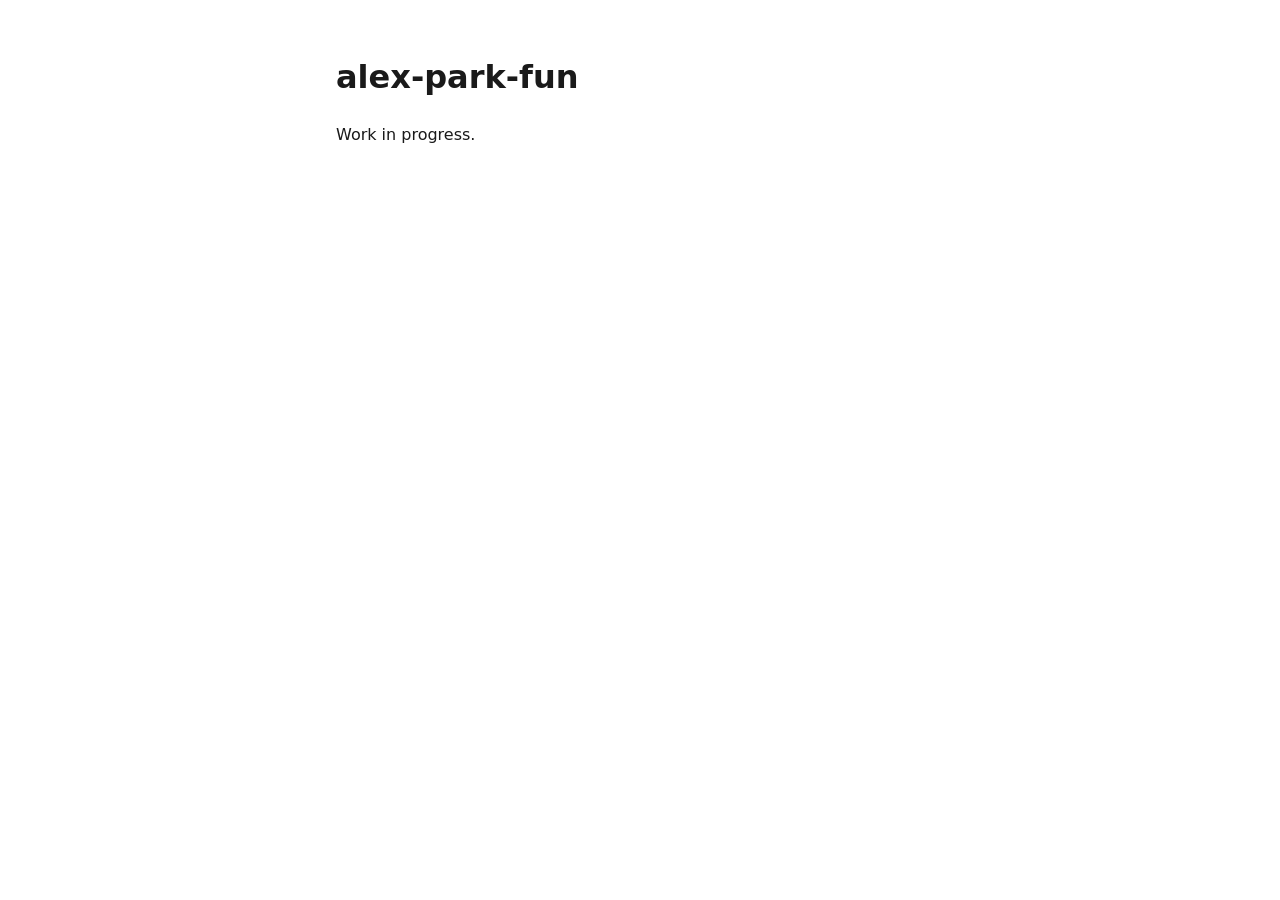
<file: index.html>
<!doctype html>
<html lang="en">
<head>
  <meta charset="utf-8">
  <meta name="viewport" content="width=device-width, initial-scale=1">
  <title>alex-park-fun</title>
  <!-- Use relative paths only. The site runs at /alex-park-fun/ and at /alex-park-fun/preview/<branch>/. -->
  <link rel="stylesheet" href="style.css">
  <script type="module" src="main.js"></script>
</head>
<body>
  <main>
    <h1>alex-park-fun</h1>
    <p>Work in progress.</p>
    <p id="status"></p>
  </main>
</body>
</html>
</file>
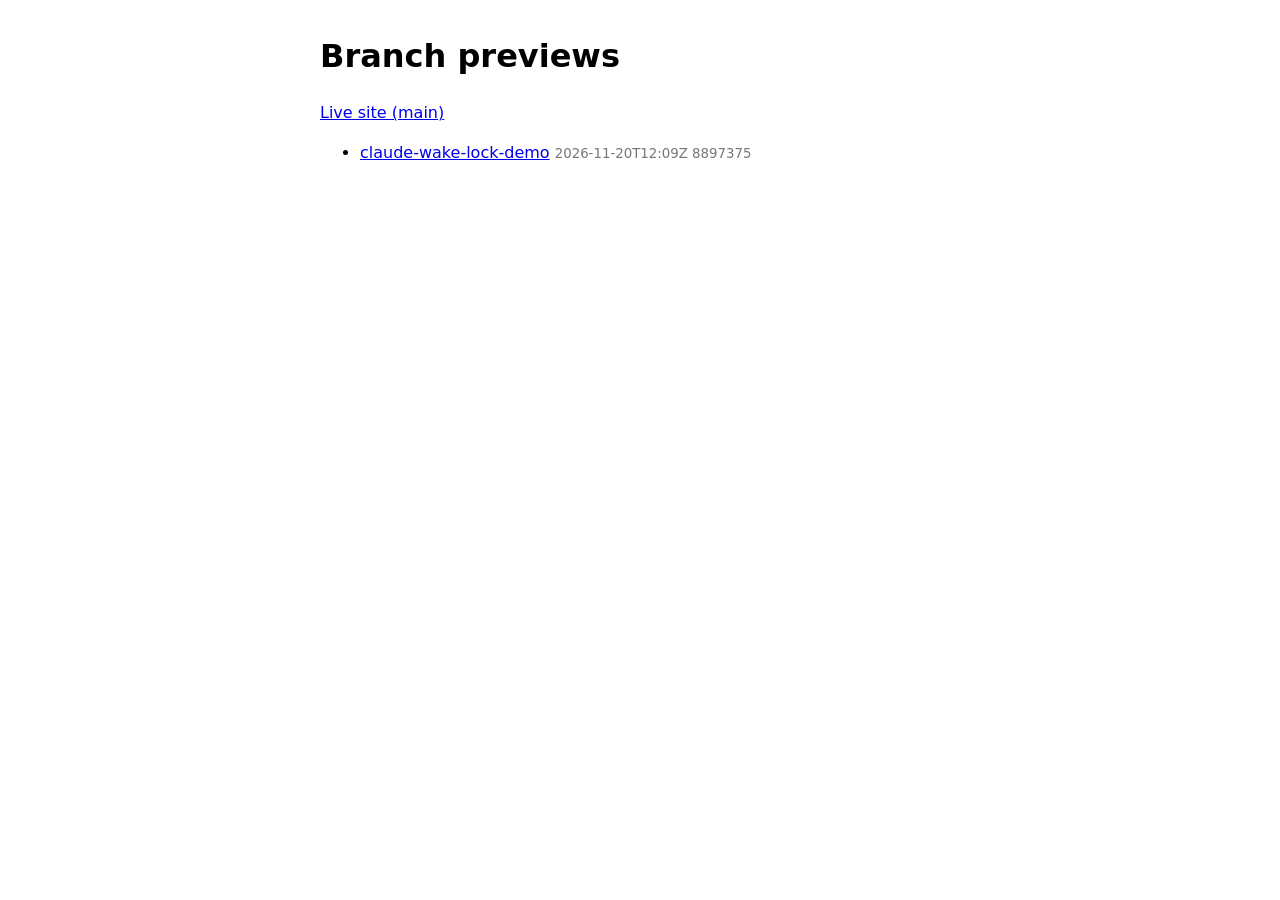
<file: preview/index.html>
<!doctype html><meta charset="utf-8">
<meta name="viewport" content="width=device-width, initial-scale=1">
<title>Previews</title>
<style>body{font:16px/1.5 system-ui,sans-serif;max-width:40rem;margin:2rem auto;padding:0 16px}li{margin:.5rem 0}small{color:#777}</style>
<h1>Branch previews</h1><p><a href="../">Live site (main)</a></p><ul>
<li><a href="./claude-wake-lock-demo/">claude-wake-lock-demo</a> <small>2026-11-20T12:09Z 8897375</small></li>
</ul>
</file>
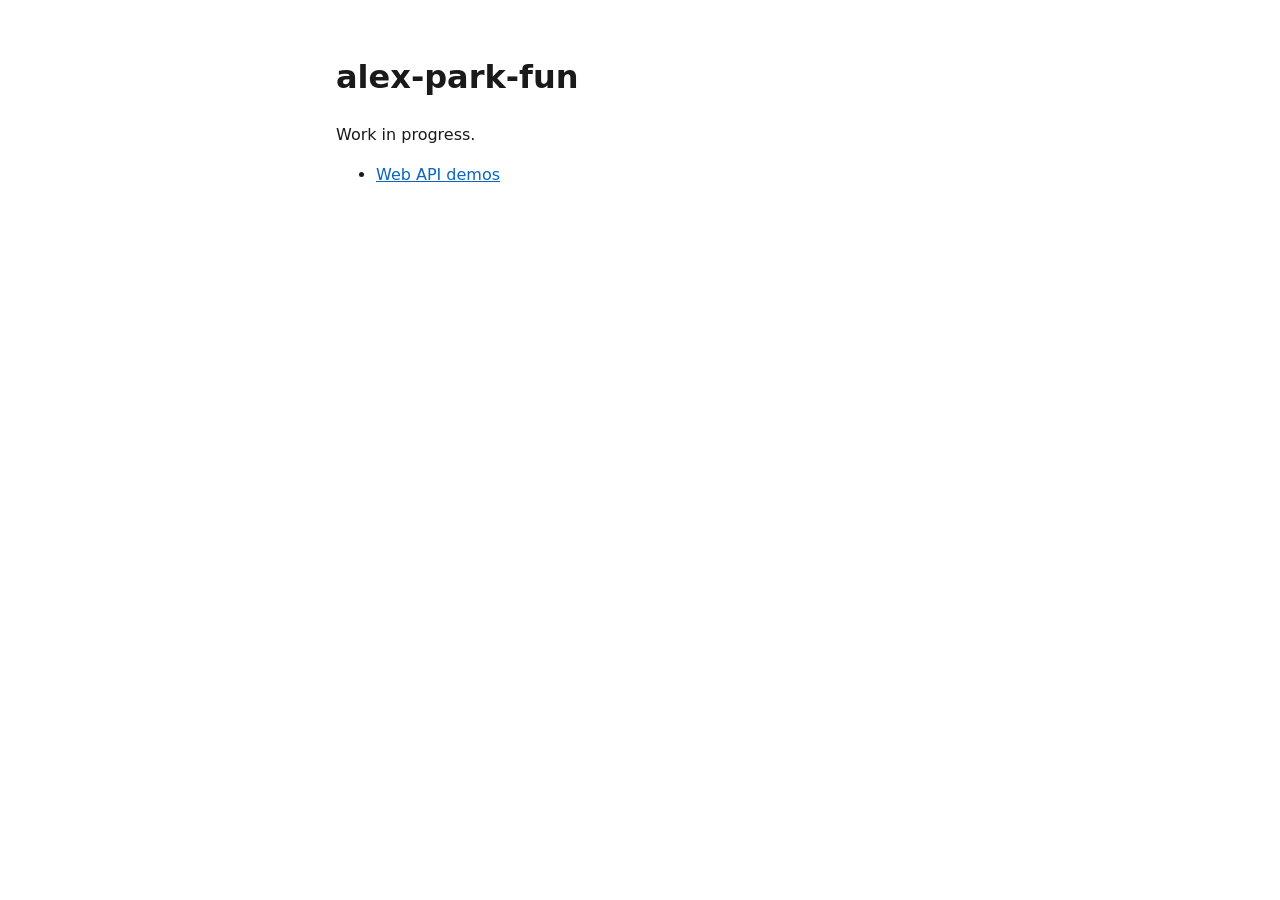
<file: site/index.html>
<!doctype html>
<html lang="en">
<head>
  <meta charset="utf-8">
  <meta name="viewport" content="width=device-width, initial-scale=1">
  <title>alex-park-fun</title>
  <!-- Use relative paths only. The site runs at /alex-park-fun/ and at /alex-park-fun/preview/<branch>/. -->
  <link rel="stylesheet" href="style.css">
  <script type="module" src="main.js"></script>
</head>
<body>
  <main>
    <h1>alex-park-fun</h1>
    <p>Work in progress.</p>
    <ul>
      <li><a href="web-apis/">Web API demos</a></li>
    </ul>
    <p id="status"></p>
  </main>
</body>
</html>
</file>
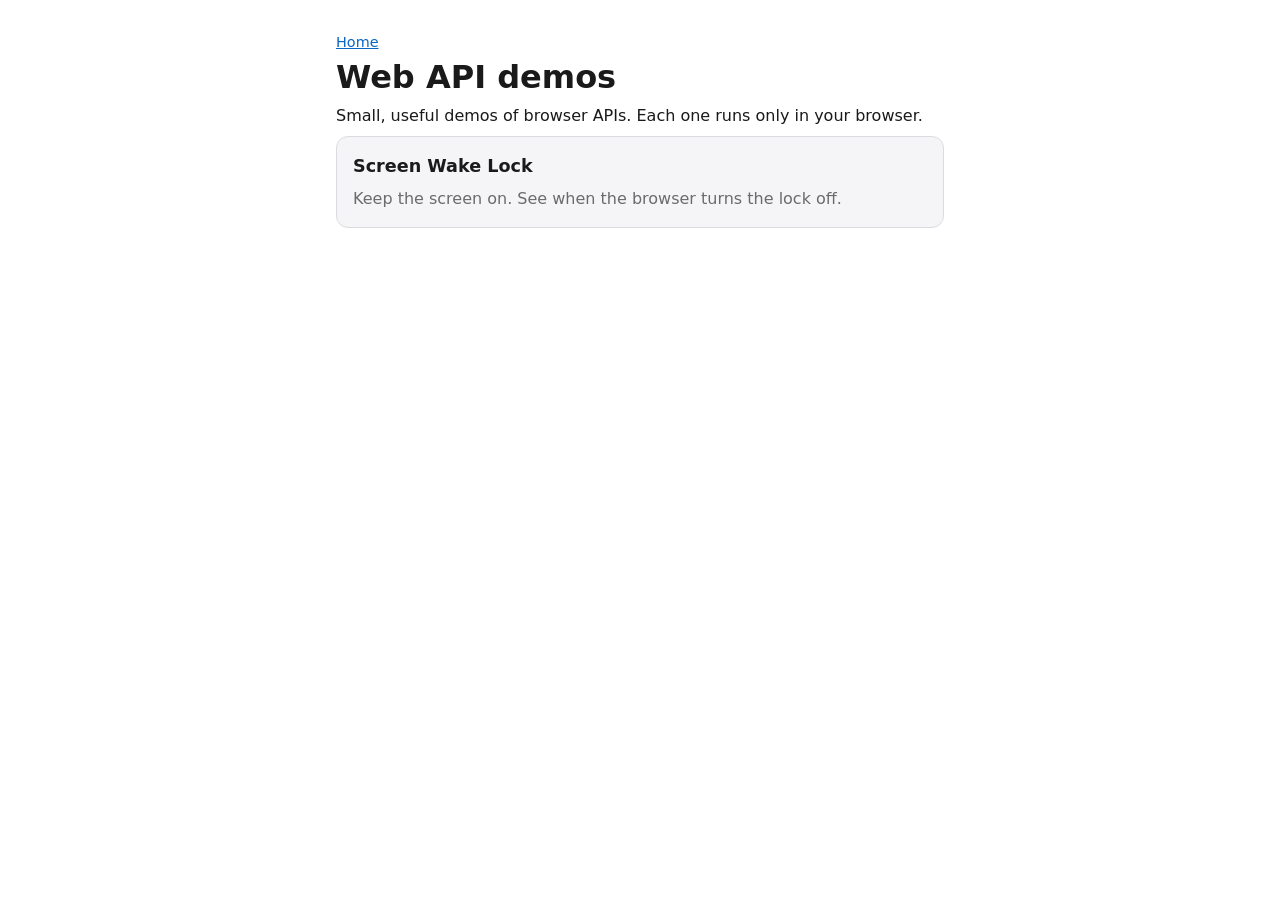
<file: site/web-apis/index.html>
<!doctype html>
<html lang="en">
<head>
  <meta charset="utf-8">
  <meta name="viewport" content="width=device-width, initial-scale=1">
  <title>Web API demos</title>
  <link rel="stylesheet" href="../style.css">
  <link rel="stylesheet" href="demo.css">
</head>
<body>
  <main>
    <nav class="crumbs"><a href="../">Home</a></nav>
    <h1>Web API demos</h1>
    <p class="lede">Small, useful demos of browser APIs. Each one runs only in your browser.</p>
    <ul class="demo-list">
      <li class="card">
        <a href="wake-lock/">
          <h2>Screen Wake Lock</h2>
          <p>Keep the screen on. See when the browser turns the lock off.</p>
        </a>
      </li>
    </ul>
  </main>
</body>
</html>
</file>
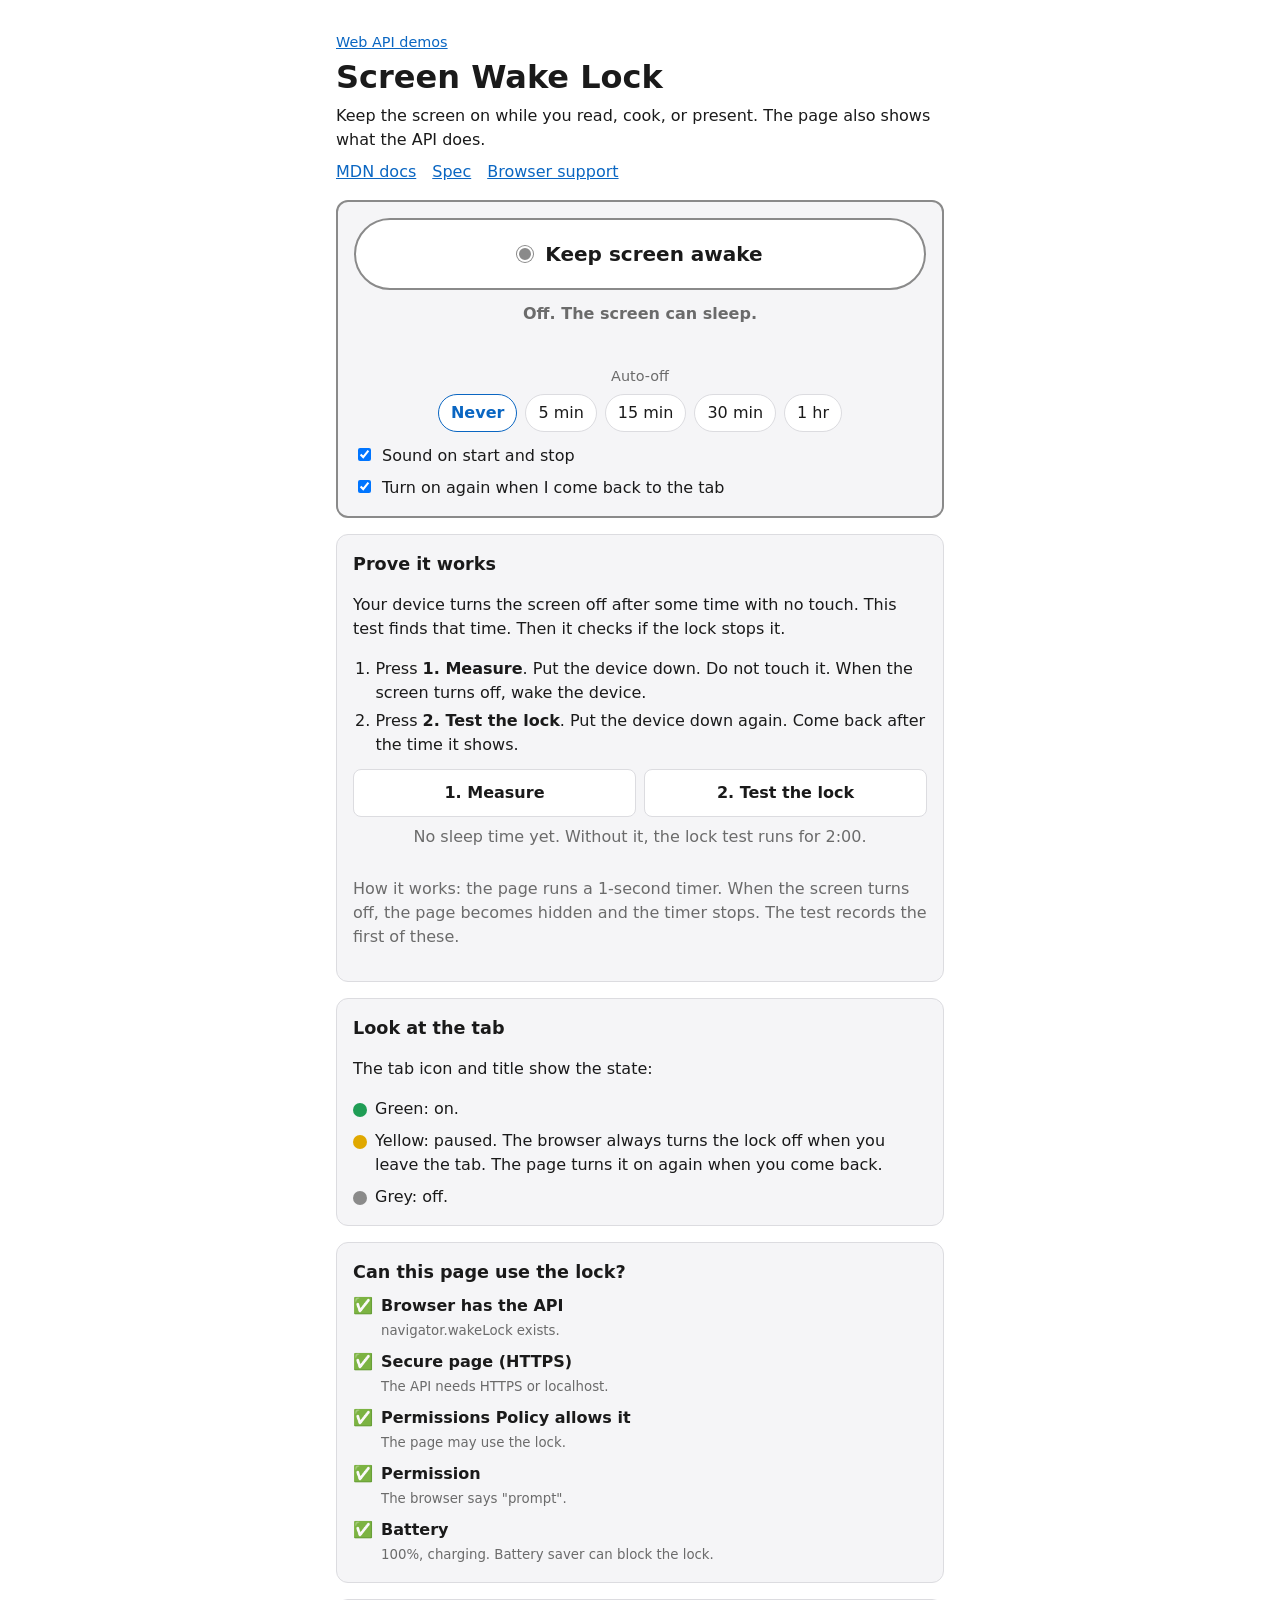
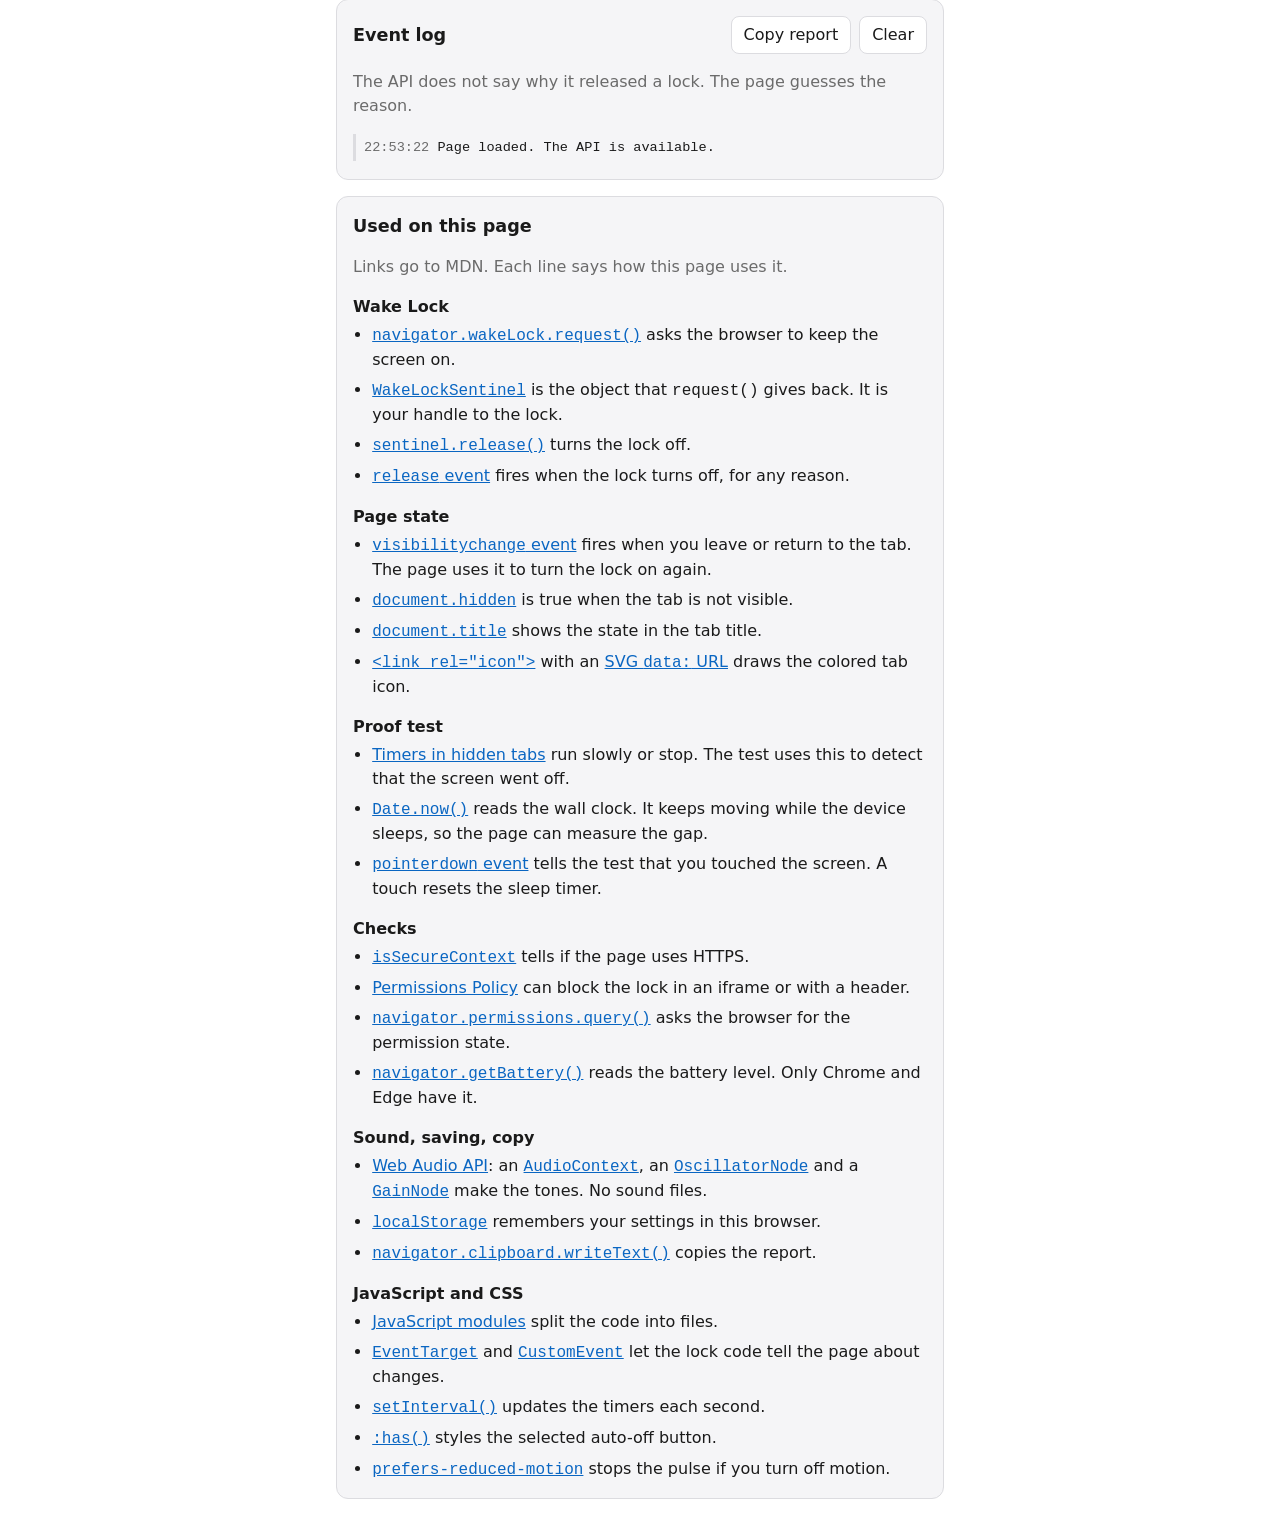
<file: site/web-apis/wake-lock/index.html>
<!doctype html>
<html lang="en">
<head>
  <meta charset="utf-8">
  <meta name="viewport" content="width=device-width, initial-scale=1">
  <title>Wake Lock demo</title>
  <meta name="description" content="Keep your screen awake, and see how the Screen Wake Lock API works.">
  <link id="favicon" rel="icon" href="data:,">
  <link rel="stylesheet" href="../../style.css">
  <link rel="stylesheet" href="../demo.css">
  <link rel="stylesheet" href="wake-lock.css">
  <script type="module" src="app.js"></script>
</head>
<body data-state="off">
  <main>
    <nav class="crumbs"><a href="../">Web API demos</a></nav>
    <h1>Screen Wake Lock</h1>
    <p class="lede">Keep the screen on while you read, cook, or present. The page also shows what the API does.</p>
    <p class="links">
      <a href="https://developer.mozilla.org/en-US/docs/Web/API/Screen_Wake_Lock_API">MDN docs</a>
      <a href="https://w3c.github.io/screen-wake-lock/">Spec</a>
      <a href="https://developer.mozilla.org/en-US/docs/Web/API/Screen_Wake_Lock_API#browser_compatibility">Browser support</a>
    </p>

    <section class="card control" aria-labelledby="control-h">
      <h2 id="control-h" class="sr-only">Control</h2>
      <button id="toggle" class="big" type="button" aria-pressed="false">
        <span class="dot" aria-hidden="true"></span>
        <span id="toggle-label">Keep screen awake</span>
      </button>
      <p id="status" class="status" role="status" aria-live="polite"></p>
      <p class="timers"><span id="held"></span> <span id="left"></span></p>

      <fieldset class="chips">
        <legend>Auto-off</legend>
        <label><input type="radio" name="minutes" value="0" checked> Never</label>
        <label><input type="radio" name="minutes" value="5"> 5 min</label>
        <label><input type="radio" name="minutes" value="15"> 15 min</label>
        <label><input type="radio" name="minutes" value="30"> 30 min</label>
        <label><input type="radio" name="minutes" value="60"> 1 hr</label>
      </fieldset>

      <div class="switches">
        <label><input type="checkbox" id="sound" checked> Sound on start and stop</label>
        <label><input type="checkbox" id="reacquire" checked> Turn on again when I come back to the tab</label>
      </div>
    </section>

    <section class="card" aria-labelledby="proof-h">
      <h2 id="proof-h">Prove it works</h2>
      <p>Your device turns the screen off after some time with no touch. This test finds that time. Then it checks if the lock stops it.</p>
      <ol class="steps">
        <li>Press <b>1. Measure</b>. Put the device down. Do not touch it. When the screen turns off, wake the device.</li>
        <li>Press <b>2. Test the lock</b>. Put the device down again. Come back after the time it shows.</li>
      </ol>
      <div class="proof-buttons">
        <button id="proof-measure" type="button">1. Measure</button>
        <button id="proof-test" type="button">2. Test the lock</button>
      </div>
      <p id="proof-sleep" class="hint proof-sleep"></p>
      <p id="proof-status" class="status" role="status" aria-live="polite"></p>
      <button id="proof-cancel" type="button" hidden>Cancel test</button>
      <ol id="proof-results" class="proof-results"></ol>
      <p class="hint">How it works: the page runs a 1-second timer. When the screen turns off, the page becomes hidden and the timer stops. The test records the first of these.</p>
    </section>

    <section class="card" aria-labelledby="tab-h">
      <h2 id="tab-h">Look at the tab</h2>
      <p>The tab icon and title show the state:</p>
      <ul class="legend">
        <li><span class="swatch on"></span> Green: on.</li>
        <li><span class="swatch paused"></span> Yellow: paused. The browser always turns the lock off when you leave the tab. The page turns it on again when you come back.</li>
        <li><span class="swatch off"></span> Grey: off.</li>
      </ul>
    </section>

    <section class="card" aria-labelledby="checks-h">
      <h2 id="checks-h">Can this page use the lock?</h2>
      <ul id="checks" class="checks"><li>Checking…</li></ul>
    </section>

    <section class="card" aria-labelledby="log-h">
      <div class="row">
        <h2 id="log-h">Event log</h2>
        <span class="tools">
          <button id="copy" type="button">Copy report</button>
          <button id="clear" type="button">Clear</button>
        </span>
      </div>
      <p class="hint">The API does not say why it released a lock. The page guesses the reason.</p>
      <ol id="log" class="log"></ol>
    </section>

    <section class="card" aria-labelledby="used-h">
      <h2 id="used-h">Used on this page</h2>
      <p class="hint">Links go to MDN. Each line says how this page uses it.</p>

      <h3>Wake Lock</h3>
      <ul class="used">
        <li><a href="https://developer.mozilla.org/en-US/docs/Web/API/WakeLock/request"><code>navigator.wakeLock.request()</code></a> asks the browser to keep the screen on.</li>
        <li><a href="https://developer.mozilla.org/en-US/docs/Web/API/WakeLockSentinel"><code>WakeLockSentinel</code></a> is the object that <code>request()</code> gives back. It is your handle to the lock.</li>
        <li><a href="https://developer.mozilla.org/en-US/docs/Web/API/WakeLockSentinel/release"><code>sentinel.release()</code></a> turns the lock off.</li>
        <li><a href="https://developer.mozilla.org/en-US/docs/Web/API/WakeLockSentinel/release_event"><code>release</code> event</a> fires when the lock turns off, for any reason.</li>
      </ul>

      <h3>Page state</h3>
      <ul class="used">
        <li><a href="https://developer.mozilla.org/en-US/docs/Web/API/Document/visibilitychange_event"><code>visibilitychange</code> event</a> fires when you leave or return to the tab. The page uses it to turn the lock on again.</li>
        <li><a href="https://developer.mozilla.org/en-US/docs/Web/API/Document/hidden"><code>document.hidden</code></a> is true when the tab is not visible.</li>
        <li><a href="https://developer.mozilla.org/en-US/docs/Web/API/Document/title"><code>document.title</code></a> shows the state in the tab title.</li>
        <li><a href="https://developer.mozilla.org/en-US/docs/Web/HTML/Reference/Attributes/rel#icon"><code>&lt;link rel="icon"&gt;</code></a> with an <a href="https://developer.mozilla.org/en-US/docs/Web/URI/Reference/Schemes/data">SVG <code>data:</code> URL</a> draws the colored tab icon.</li>
      </ul>

      <h3>Proof test</h3>
      <ul class="used">
        <li><a href="https://developer.mozilla.org/en-US/docs/Web/API/Window/setTimeout#timeouts_in_inactive_tabs">Timers in hidden tabs</a> run slowly or stop. The test uses this to detect that the screen went off.</li>
        <li><a href="https://developer.mozilla.org/en-US/docs/Web/JavaScript/Reference/Global_Objects/Date/now"><code>Date.now()</code></a> reads the wall clock. It keeps moving while the device sleeps, so the page can measure the gap.</li>
        <li><a href="https://developer.mozilla.org/en-US/docs/Web/API/Element/pointerdown_event"><code>pointerdown</code> event</a> tells the test that you touched the screen. A touch resets the sleep timer.</li>
      </ul>

      <h3>Checks</h3>
      <ul class="used">
        <li><a href="https://developer.mozilla.org/en-US/docs/Web/API/Window/isSecureContext"><code>isSecureContext</code></a> tells if the page uses HTTPS.</li>
        <li><a href="https://developer.mozilla.org/en-US/docs/Web/HTTP/Guides/Permissions_Policy">Permissions Policy</a> can block the lock in an iframe or with a header.</li>
        <li><a href="https://developer.mozilla.org/en-US/docs/Web/API/Permissions/query"><code>navigator.permissions.query()</code></a> asks the browser for the permission state.</li>
        <li><a href="https://developer.mozilla.org/en-US/docs/Web/API/Navigator/getBattery"><code>navigator.getBattery()</code></a> reads the battery level. Only Chrome and Edge have it.</li>
      </ul>

      <h3>Sound, saving, copy</h3>
      <ul class="used">
        <li><a href="https://developer.mozilla.org/en-US/docs/Web/API/Web_Audio_API">Web Audio API</a>: an <a href="https://developer.mozilla.org/en-US/docs/Web/API/AudioContext"><code>AudioContext</code></a>, an <a href="https://developer.mozilla.org/en-US/docs/Web/API/OscillatorNode"><code>OscillatorNode</code></a> and a <a href="https://developer.mozilla.org/en-US/docs/Web/API/GainNode"><code>GainNode</code></a> make the tones. No sound files.</li>
        <li><a href="https://developer.mozilla.org/en-US/docs/Web/API/Window/localStorage"><code>localStorage</code></a> remembers your settings in this browser.</li>
        <li><a href="https://developer.mozilla.org/en-US/docs/Web/API/Clipboard/writeText"><code>navigator.clipboard.writeText()</code></a> copies the report.</li>
      </ul>

      <h3>JavaScript and CSS</h3>
      <ul class="used">
        <li><a href="https://developer.mozilla.org/en-US/docs/Web/JavaScript/Guide/Modules">JavaScript modules</a> split the code into files.</li>
        <li><a href="https://developer.mozilla.org/en-US/docs/Web/API/EventTarget"><code>EventTarget</code></a> and <a href="https://developer.mozilla.org/en-US/docs/Web/API/CustomEvent"><code>CustomEvent</code></a> let the lock code tell the page about changes.</li>
        <li><a href="https://developer.mozilla.org/en-US/docs/Web/API/Window/setInterval"><code>setInterval()</code></a> updates the timers each second.</li>
        <li><a href="https://developer.mozilla.org/en-US/docs/Web/CSS/:has"><code>:has()</code></a> styles the selected auto-off button.</li>
        <li><a href="https://developer.mozilla.org/en-US/docs/Web/CSS/@media/prefers-reduced-motion"><code>prefers-reduced-motion</code></a> stops the pulse if you turn off motion.</li>
      </ul>
    </section>
  </main>
</body>
</html>
</file>
<file: style.css>
:root {
  color-scheme: light dark;
  --bg: #ffffff;
  --fg: #1a1a1a;
  --muted: #6b6b6b;
  --accent: #0a66c2;
}

@media (prefers-color-scheme: dark) {
  :root {
    --bg: #121212;
    --fg: #eaeaea;
    --muted: #9a9a9a;
    --accent: #6cb4ff;
  }
}

* { box-sizing: border-box; }

body {
  margin: 0;
  background: var(--bg);
  color: var(--fg);
  font: 16px/1.5 system-ui, -apple-system, "Segoe UI", sans-serif;
}

main {
  max-width: 40rem;
  margin: 0 auto;
  padding: 2rem 16px;
}

a { color: var(--accent); }

#status { color: var(--muted); }
</file>
<file: site/style.css>
:root {
  color-scheme: light dark;
  --bg: #ffffff;
  --fg: #1a1a1a;
  --muted: #6b6b6b;
  --accent: #0a66c2;
}

@media (prefers-color-scheme: dark) {
  :root {
    --bg: #121212;
    --fg: #eaeaea;
    --muted: #9a9a9a;
    --accent: #6cb4ff;
  }
}

* { box-sizing: border-box; }

body {
  margin: 0;
  background: var(--bg);
  color: var(--fg);
  font: 16px/1.5 system-ui, -apple-system, "Segoe UI", sans-serif;
}

main {
  max-width: 40rem;
  margin: 0 auto;
  padding: 2rem 16px;
}

a { color: var(--accent); }

#status { color: var(--muted); }
</file>
<file: site/web-apis/demo.css>
/* Shared styles for the Web API demos. Load after ../style.css. */

:root {
  --card: #f5f5f7;
  --line: #dcdce0;
  --on: #1f9d55;
  --paused: #e0a800;
  --off: #8a8a8a;
  --error: #d64545;
}
@media (prefers-color-scheme: dark) {
  :root {
    --card: #1e1e20;
    --line: #333338;
  }
}

.sr-only {
  position: absolute; width: 1px; height: 1px; overflow: hidden;
  clip: rect(0 0 0 0); white-space: nowrap;
}

h1 { margin: 0.25rem 0 0.5rem; line-height: 1.2; }
h2 { font-size: 1.1rem; margin: 0 0 0.5rem; }
.crumbs { font-size: 0.9rem; }
.lede { margin: 0 0 0.5rem; }
.links { display: flex; flex-wrap: wrap; gap: 0.5rem 1rem; margin: 0 0 1rem; }
.hint, small { color: var(--muted); }

.card {
  background: var(--card);
  border: 1px solid var(--line);
  border-radius: 12px;
  padding: 16px;
  margin: 0 0 16px;
}
.row { display: flex; justify-content: space-between; align-items: center; gap: 8px; flex-wrap: wrap; }
.row h2 { margin: 0; }

button {
  font: inherit;
  color: var(--fg);
  background: var(--bg);
  border: 1px solid var(--line);
  border-radius: 8px;
  padding: 6px 12px;
  cursor: pointer;
}

/* Demo list */
.demo-list { list-style: none; padding: 0; margin: 0; }
.demo-list a { display: block; text-decoration: none; color: inherit; }
.demo-list a:hover h2 { color: var(--accent); }
.demo-list p { margin: 0; color: var(--muted); }
</file>
<file: site/web-apis/wake-lock/wake-lock.css>
/* Styles for the Wake Lock demo only. */

body { --state: var(--off); }
body[data-state="on"] { --state: var(--on); }
body[data-state="paused"] { --state: var(--paused); }
body[data-state="error"] { --state: var(--error); }

.control { border-color: var(--state); border-width: 2px; text-align: center; }

.big {
  display: inline-flex; align-items: center; justify-content: center; gap: 12px;
  width: 100%; min-height: 72px;
  font-size: 1.25rem; font-weight: 600;
  border: 2px solid var(--state); border-radius: 999px;
}
.big[aria-pressed="true"] { background: var(--state); color: #fff; }
.big:disabled { opacity: 0.5; cursor: not-allowed; }
.dot {
  width: 16px; height: 16px; border-radius: 50%;
  background: var(--state); border: 2px solid #fff; box-shadow: 0 0 0 1px var(--state);
}
body[data-state="on"] .dot { animation: pulse 2s ease-in-out infinite; }
.big[aria-pressed="true"] .dot { background: #fff; }
@keyframes pulse { 50% { transform: scale(1.3); } }
@media (prefers-reduced-motion: reduce) { body[data-state="on"] .dot { animation: none; } }

.status { font-weight: 600; margin: 12px 0 4px; }
.timers { color: var(--muted); margin: 0 0 12px; min-height: 1.5em; font-variant-numeric: tabular-nums; }
.timers span + span::before { content: "· "; }
.timers span:empty, .timers span:empty + span::before { display: none; }

.chips { border: 0; padding: 0; margin: 0 0 12px; display: flex; flex-wrap: wrap; justify-content: center; gap: 8px; }
.chips legend { width: 100%; margin-bottom: 6px; color: var(--muted); font-size: 0.9rem; }
.chips label {
  border: 1px solid var(--line); border-radius: 999px; padding: 6px 12px;
  background: var(--bg); cursor: pointer;
}
.chips input { position: absolute; opacity: 0; pointer-events: none; }
.chips label:has(input:checked) { border-color: var(--accent); color: var(--accent); font-weight: 600; }
.chips label:has(input:focus-visible) { outline: 2px solid var(--accent); outline-offset: 2px; }

.switches { display: grid; gap: 8px; text-align: left; }
.switches label { display: flex; gap: 8px; align-items: flex-start; }
.switches input { margin-top: 0.3em; }

.legend, .checks { list-style: none; padding: 0; margin: 0; display: grid; gap: 8px; }
.legend li { display: flex; gap: 8px; align-items: flex-start; }
.swatch { flex: none; width: 14px; height: 14px; border-radius: 50%; margin-top: 0.35em; }
.swatch.on { background: var(--on); }
.swatch.paused { background: var(--paused); }
.swatch.off { background: var(--off); }
.checks li { display: flex; gap: 8px; }

.tools { display: flex; gap: 8px; }

.steps { padding-left: 1.4em; margin: 0 0 12px; display: grid; gap: 4px; }
.proof-buttons { display: grid; grid-template-columns: 1fr 1fr; gap: 8px; }
.proof-buttons button { min-height: 48px; font-weight: 600; }
.proof-buttons button:disabled { opacity: 0.5; cursor: not-allowed; }
#proof-status { text-align: center; }
#proof-cancel { display: block; margin: 0 auto 12px; }
#proof-cancel[hidden] { display: none; }
.proof-results { list-style: none; padding: 0; margin: 0 0 12px; display: grid; gap: 8px; }
.proof-results li { padding: 8px 12px; border-radius: 8px; background: var(--bg); border-left: 4px solid var(--off); }
.proof-results li.stayed { border-color: var(--on); }
.proof-results li.failed { border-color: var(--error); }
.proof-results li.measured { border-color: var(--accent); }
.proof-sleep { text-align: center; margin: 8px 0 0; }

h3 { font-size: 1rem; margin: 16px 0 4px; }
.used { padding-left: 1.2em; margin: 0; display: grid; gap: 6px; }
.used code { overflow-wrap: anywhere; }
.log {
  list-style: none; padding: 0; margin: 8px 0 0;
  max-height: 320px; overflow-y: auto;
  font: 0.85rem/1.4 ui-monospace, SFMono-Regular, Menlo, monospace;
}
.log li { padding: 4px 0 4px 8px; border-left: 3px solid var(--line); margin-bottom: 2px; overflow-wrap: anywhere; }
.log li.on { border-color: var(--on); }
.log li.paused { border-color: var(--paused); }
.log li.off { border-color: var(--off); }
.log li.error { border-color: var(--error); color: var(--error); }
.log time { color: var(--muted); }
</file>
